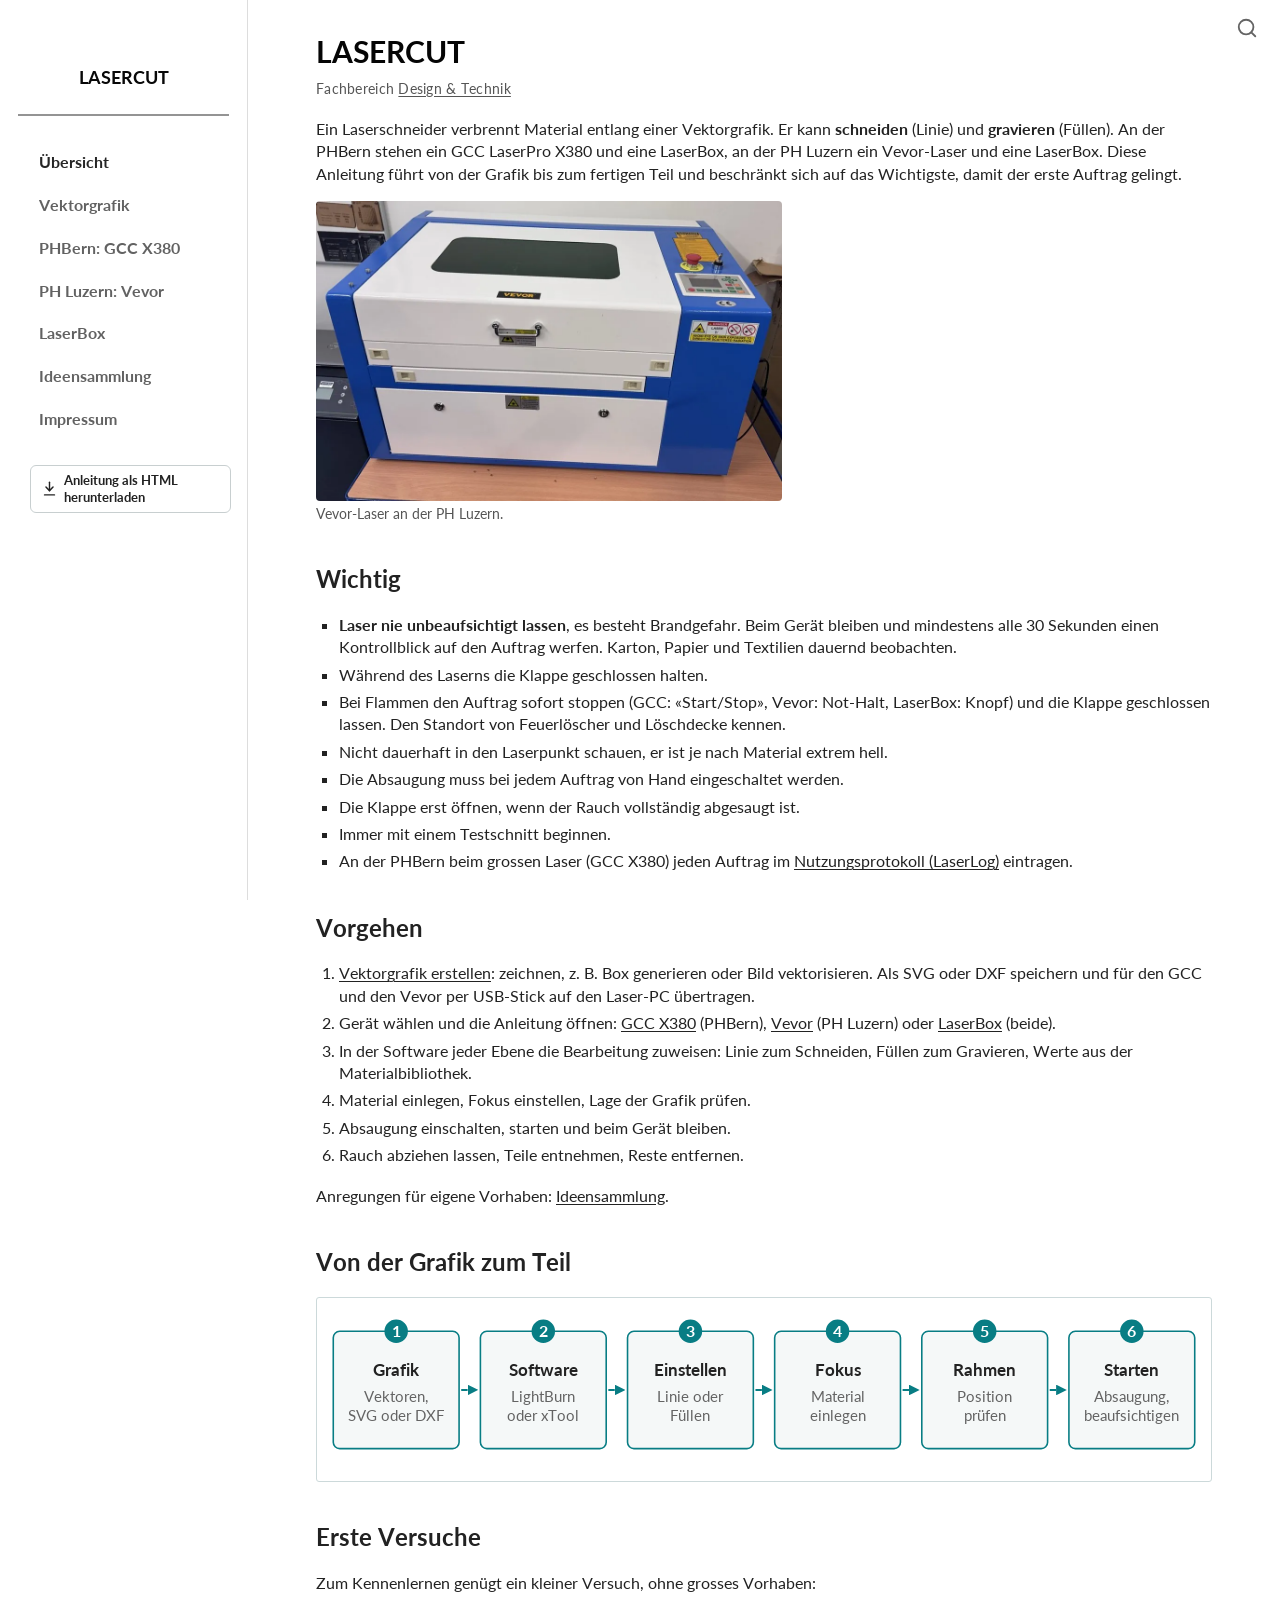
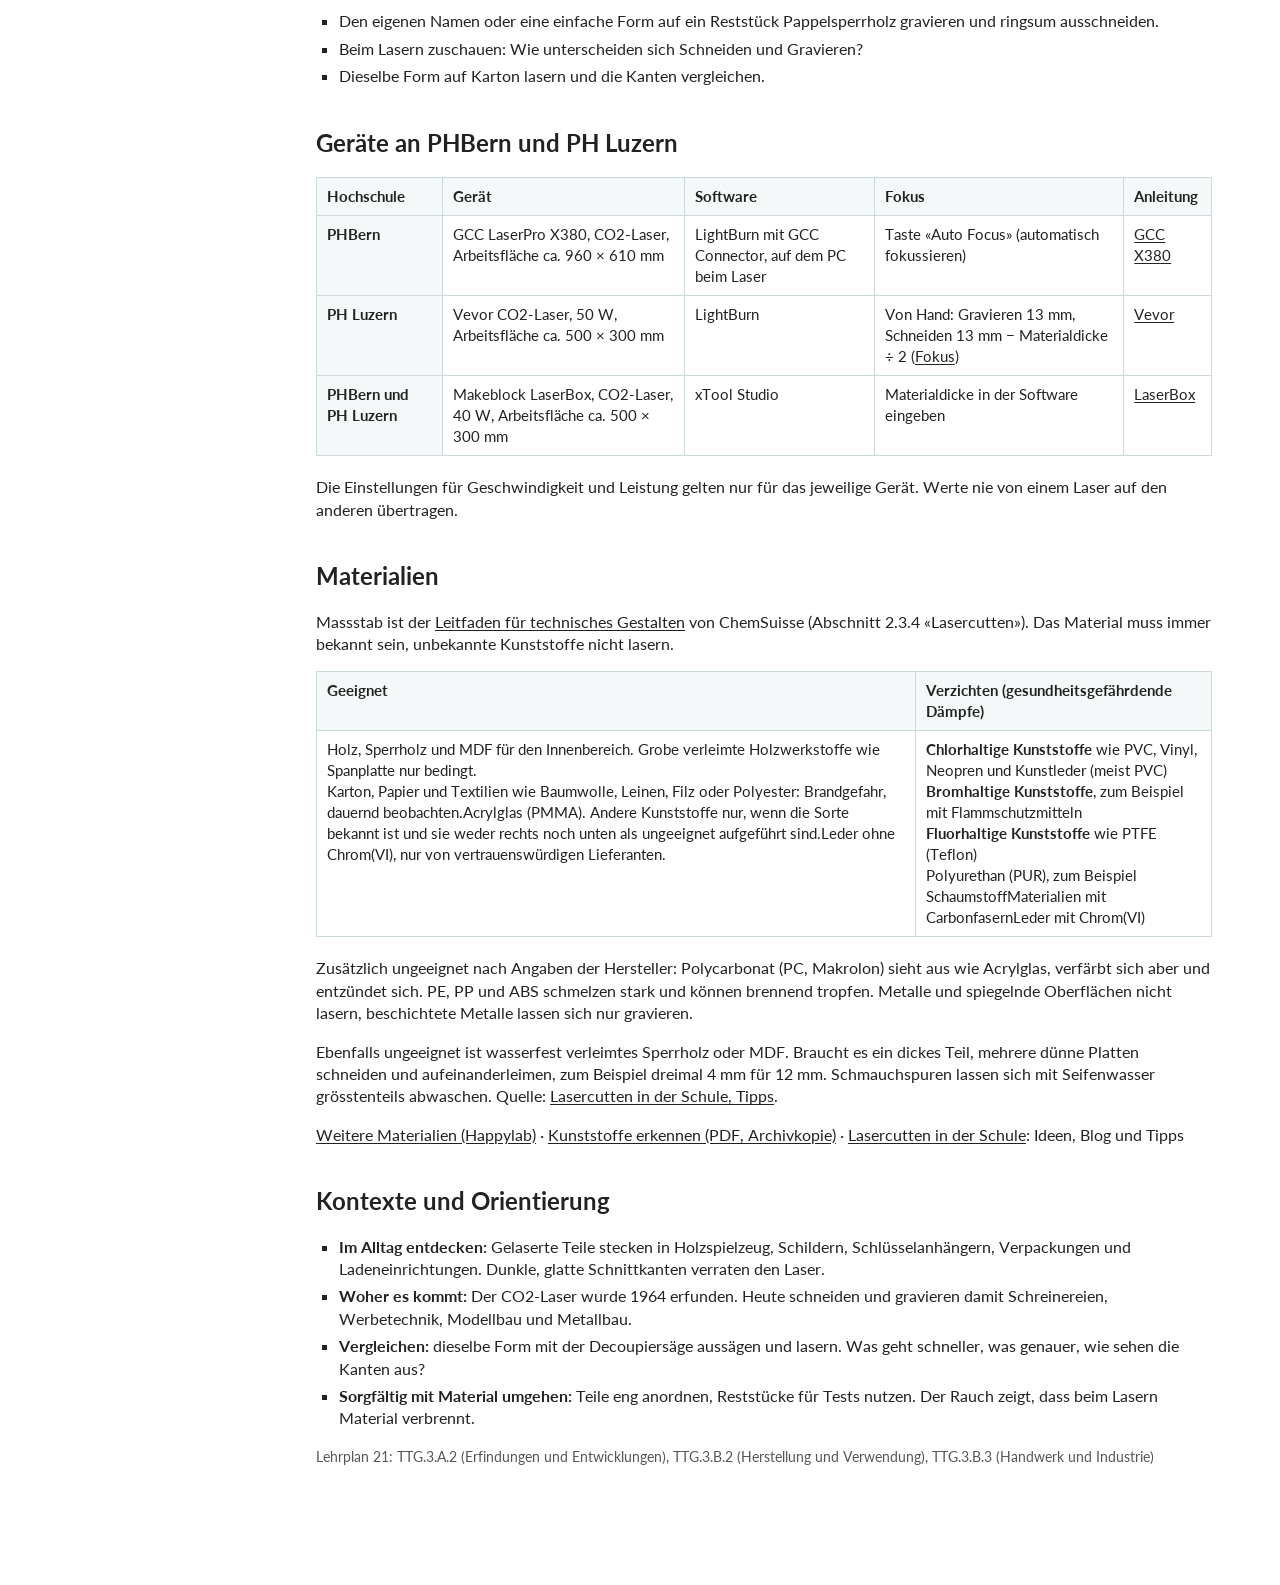
<file: index.html>
<!DOCTYPE html>
<html lang="de-CH">
<head>
<meta charset="utf-8">
<script>location.replace('lasercut.html' + location.hash);</script>
<noscript><meta http-equiv="refresh" content="0; url=lasercut.html"></noscript>
<title>Lasercut</title>
</head>
<body>
<p><a href="lasercut.html">Zur Anleitung Lasercut</a></p>
</body>
</html>
</file>
